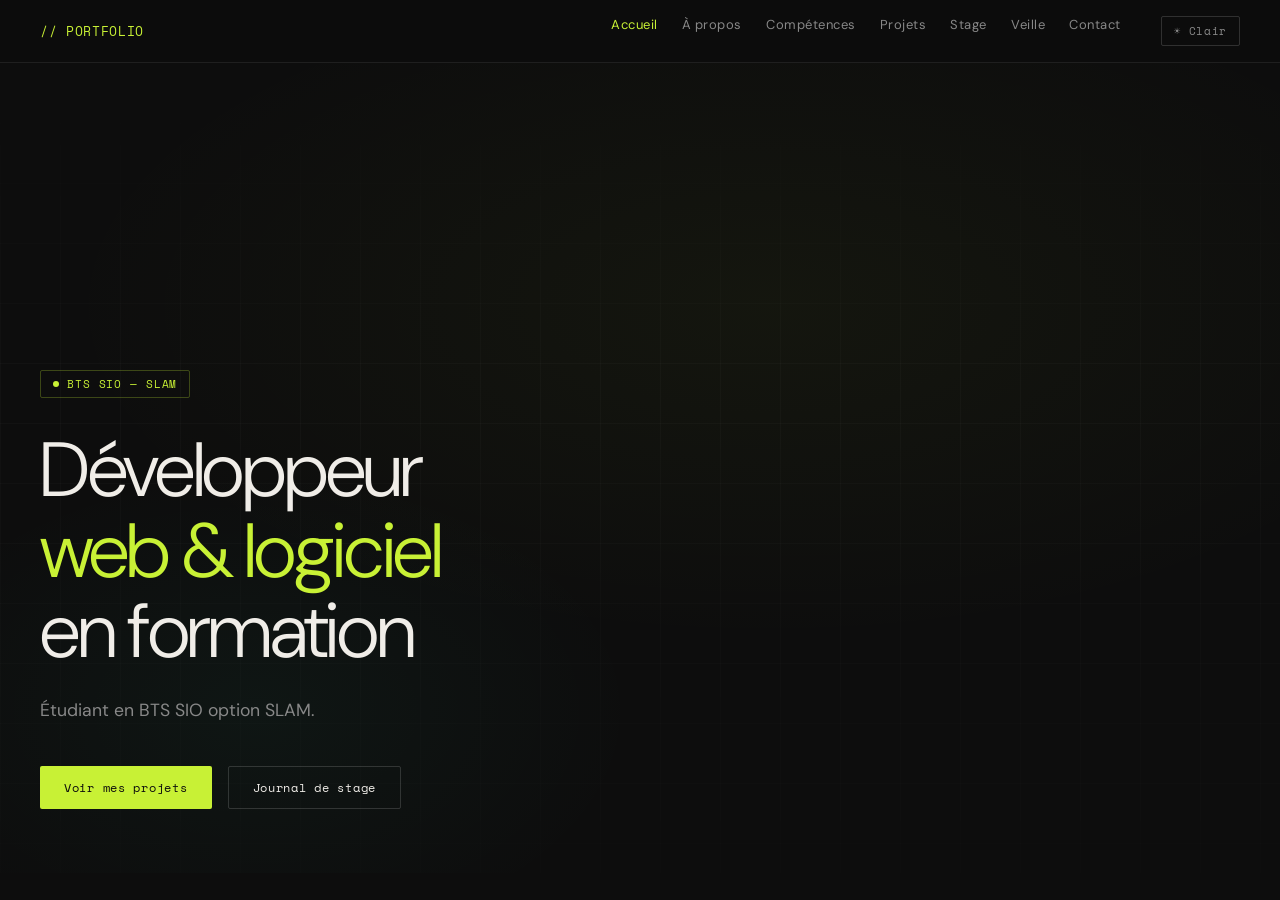
<file: index.html>
<!DOCTYPE html>
<html lang="fr">
<head>
  <meta charset="UTF-8">
  <meta name="viewport" content="width=device-width, initial-scale=1.0">
  <title>Portfolio BTS SIO SLAM</title>
  <link rel="stylesheet" href="Portfolio.css">
  <link href="https://fonts.googleapis.com/css2?family=Space+Mono:wght@400;700&family=DM+Sans:wght@300;400;500&display=swap" rel="stylesheet">
</head>
<body>
  <nav>
    <span class="logo">// PORTFOLIO</span>
    <div class="nav-liens">
      <a onclick="afficherSection('accueil')" id="nav-accueil" class="actif">Accueil</a>
      <a onclick="afficherSection('apropos')" id="nav-apropos">À propos</a>
      <a onclick="afficherSection('competences')" id="nav-competences">Compétences</a>
      <a onclick="afficherSection('projets')" id="nav-projets">Projets</a>
      <a onclick="afficherSection('stage')" id="nav-stage">Stage</a>
      <a onclick="afficherSection('veille')" id="nav-veille">Veille</a>
      <a onclick="afficherSection('contact')" id="nav-contact">Contact</a>
      <button class="btn-theme" id="btn-theme" onclick="basculerTheme()">☀ Clair</button>
    </div>
  </nav>
  <section id="accueil" class="actif">
    <div class="hero">
      <div class="hero-fond"></div>
      <div class="hero-grille"></div>
      <div class="hero-contenu">
        <div class="badge">BTS SIO — SLAM</div>
        <h1>Développeur<br><em>web & logiciel</em><br>en formation</h1>
        <p class="hero-description">Étudiant en BTS SIO option SLAM.</p>
        <div class="hero-boutons">
          <button class="btn btn-primaire" onclick="afficherSection('projets')">Voir mes projets</button>
          <button class="btn btn-secondaire" onclick="afficherSection('stage')">Journal de stage</button>
        </div>
      </div>
    </div>
  </section>
  <section id="apropos">
    <div class="page">
      <p class="etiquette-section">01 — À PROPOS</p>
      <div class="grille-apropos">
        <div class="texte-apropos">
          <p>Je suis en première année de BTS SIO option SLAM.</p>
        </div>
        <div class="stats">
          <div class="stat">
            <span class="stat-valeur">BTS SIO</span>
            <span class="stat-label">OPTION SLAM • 1ÈRE ANNÉE</span>
          </div>
          <div class="stat">
            <span class="stat-valeur">PHP / Java</span>
            <span class="stat-label">LANGAGES PRINCIPAUX</span>
          </div>
        </div>
      </div>
    </div>
  </section>
  <section id="competences">
    <div class="page">
      <p class="etiquette-section">02 — COMPÉTENCES</p>
      <div class="grille-competences">
        <div class="carte-competence">
          <p class="carte-index">[01] BACK-END</p>
          <h3>Développement serveur</h3>
          <p class="carte-description">Conception d'applications web côté serveur, gestion des sessions, accès BDD avec PDO.</p>
          <div class="liste-tags">
            <span class="tag accent">PHP</span>
            <span class="tag accent">MySQL</span>
            <span class="tag">PDO</span>
            <span class="tag">Sessions</span>
          </div>
        </div>
        <div class="carte-competence">
          <p class="carte-index">[02] FRONT-END</p>
          <h3>Interfaces & interactions</h3>
          <p class="carte-description">Intégration HTML/CSS, JavaScript.</p>
          <div class="liste-tags">
            <span class="tag accent">JavaScript</span>
            <span class="tag">HTML5</span>
            <span class="tag">CSS3</span>
          </div>
        </div>
        <div class="carte-competence">
          <p class="carte-index">[03] LOGICIEL</p>
          <h3>Programmation orientée objet</h3>
          <p class="carte-description">Java POO.</p>
          <div class="liste-tags">
            <span class="tag accent">Java</span>
            <span class="tag">POO</span>
          </div>
        </div>
        <div class="carte-competence">
          <p class="carte-index">[04] OUTILS</p>
          <h3>Environnement de travail</h3>
          <p class="carte-description">Outils du développeur quotidien.</p>
          <div class="liste-tags">
            <span class="tag">Git</span>
            <span class="tag">VS Code</span>
            <span class="tag">Apache</span>
          </div>
        </div>
        <div class="carte-competence">
          <p class="carte-index">[05] BASE DE DONNÉES</p>
          <h3>Modélisation & requêtes</h3>
          <p class="carte-description">Schémas relationnels, SQL.</p>
          <div class="liste-tags">
            <span class="tag accent">MySQL</span>
            <span class="tag">SQL</span>
          </div>
        </div>
      </div>
    </div>
  </section>
  <section id="projets">
    <div class="page">
      <p class="etiquette-section">03 — PROJETS</p>
      <div class="liste-projets">
        <div class="carte-projet">
          <div class="projet-info">
            <p class="projet-numero">001</p>
            <h3>Plateforme de streaming Netflix-like</h3>
            <p class="projet-description">
              Application web complète : authentification, sessions sécurisées,
              carrousel JS, recherche AJAX en temps réel.
            </p>
            <div class="liste-tags" style="margin-top: 1.25rem">
              <span class="tag accent">PHP</span>
              <span class="tag accent">MySQL</span>
              <span class="tag accent">AJAX</span>
              <span class="tag">PDO</span>
              <span class="tag">JS</span>
            </div>
          </div>
          <div class="projet-meta">
            <span class="statut statut-termine">TERMINÉ</span>
          </div>
        </div>
        <div class="carte-projet">
          <div class="projet-info">
            <p class="projet-numero">002</p>
            <h3>Jeu Pokémon en Java</h3>
            <p class="projet-description">Combat au tour par tour en Java. POO.</p>
            <div class="liste-tags" style="margin-top: 1.25rem">
              <span class="tag accent">Java</span>
              <span class="tag">POO</span>
              <span class="tag">Héritage</span>
            </div>
          </div>
          <div class="projet-meta">
            <span class="statut statut-termine">TERMINÉ</span>
          </div>
        </div>
        <div class="carte-projet">
          <div class="projet-info">
            <p class="projet-numero">003</p>
            <h3>Challenges Root-Me PRO</h3>
            <p class="projet-description">
              Parcours complet de 13 modules couvrant HTTP, Web, Réseau, JavaScript, SQL, TCP, Linux, Python, logs et cybersécurité. Challenges pratiques sur l'analyse de protocoles, l'injection SQL, la cryptanalyse, l'obfuscation JS et la forensique réseau (Wireshark, PCAP).
            </p>
            <div class="liste-tags" style="margin-top: 1.25rem">
              <span class="tag accent">HTTP</span>
              <span class="tag accent">SQL</span>
              <span class="tag accent">Linux</span>
              <span class="tag accent">Python</span>
              <span class="tag">Wireshark</span>
              <span class="tag">TCP</span>
              <span class="tag">JavaScript</span>
              <span class="tag">Cryptanalyse</span>
              <span class="tag">PCAP</span>
              <span class="tag">Forensique</span>
            </div>
          </div>
          <div class="projet-meta">
            <span class="statut statut-termine">COMPLÉTÉ</span>
          </div>
        </div>
      </div>
    </div>
  </section>
  <section id="stage">
    <div class="page">
      <p class="etiquette-section">04 — STAGE</p>
      <div class="stage-entete">
        </div>
       <div class="info-entreprise" id="info-entreprise"></div>
       <div class="onglets-semaines" id="onglets-semaines"></div>
       <div id="panneaux-semaines"></div>
    </div>
  </section>
   <section id="veille">
    <div class="page">
      <p class="etiquette-section">05 — VEILLE TECHNOLOGIQUE</p>
      <div class="veille-entete">
        <h2>Veille —<br><em>IA locales</em></h2>
        <p>Suivi des évolutions autour des modèles d'intelligence artificielle exécutables directement sur sa machine, sans dépendance à un service cloud.</p>
      </div>
      <div class="liste-veille">
        <div class="carte-veille">
          <div class="veille-meta">
            <span class="veille-categorie">OUTIL</span>
          </div>
          <h3>Ollama</h3>
          <p class="veille-texte">Ollama est un outil qui permet de télécharger et d'exécuter des modèles de langage (LLaMA 3, Mistral, Gemma, Phi…) en local via une simple commande. Il expose une API REST utilisable depuis n'importe quelle application.</p>
          <div class="liste-tags" style="margin-top: 1rem">
            <span class="tag accent">Ollama</span>
            <span class="tag">LLaMA 3</span>
            <span class="tag">Mistral</span>
            <span class="tag">Gemma</span>
            <span class="tag">Phi</span>
            <span class="tag">API REST</span>
          </div>
        </div>
        <div class="carte-veille">
          <div class="veille-meta">
            <span class="veille-categorie">INTERFACE</span>
          </div>
          <h3>Open WebUI</h3>
          <p class="veille-texte">Open WebUI est une interface web auto-hébergée compatible avec Ollama. Elle offre une expérience similaire à ChatGPT — gestion des conversations, sélection du modèle, plugins — entièrement en local.</p>
          <div class="liste-tags" style="margin-top: 1rem">
            <span class="tag accent">Open WebUI</span>
            <span class="tag">Auto-hébergé</span>
            <span class="tag">Docker</span>
            <span class="tag">Ollama</span>
          </div>
        </div>
        <div class="carte-veille">
          <div class="veille-meta">
            <span class="veille-categorie">MODÈLES</span>
          </div>
          <h3>LLaMA 3, Mistral, Gemma</h3>
          <p class="veille-texte">Ces modèles open source sont les plus utilisés en local. LLaMA 3 (Meta) et Mistral (français) offrent de bonnes performances sur du matériel standard. Gemma (Google) est plus léger et tourne sur des machines modestes.</p>
          <div class="liste-tags" style="margin-top: 1rem">
            <span class="tag accent">LLaMA 3</span>
            <span class="tag accent">Mistral</span>
            <span class="tag accent">Gemma</span>
            <span class="tag">Open source</span>
            <span class="tag">Meta</span>
          </div>
        </div>
        <div class="carte-veille">
          <div class="veille-meta">
            <span class="veille-categorie">INTERFACE</span>
          </div>
          <h3>LM Studio</h3>
          <p class="veille-texte">LM Studio est une application desktop (Windows, Mac, Linux) pour télécharger et faire tourner des LLM en local. Interface graphique complète, pas de ligne de commande nécessaire. Expose aussi une API locale compatible OpenAI.</p>
          <div class="liste-tags" style="margin-top: 1rem">
            <span class="tag accent">LM Studio</span>
            <span class="tag">Desktop</span>
            <span class="tag">Windows</span>
            <span class="tag">Mac</span>
            <span class="tag">API OpenAI</span>
          </div>
        </div>
        <div class="carte-veille">
          <div class="veille-meta">
            <span class="veille-categorie">CONFIDENTIALITÉ</span>
          </div>
          <h3>Données et vie privée</h3>
          <p class="veille-texte">Avec une IA locale, aucune donnée ne quitte la machine. Les prompts, les réponses et les documents traités restent en local, ce qui est essentiel pour des usages professionnels ou des données sensibles soumises au RGPD.</p>
          <div class="liste-tags" style="margin-top: 1rem">
            <span class="tag accent">RGPD</span>
            <span class="tag">Vie privée</span>
            <span class="tag">Hors ligne</span>
            <span class="tag">Données sensibles</span>
          </div>
        </div>
      </div>
    </div>
  </section>
  <section id="contact">
    <div class="page">
      <p class="etiquette-section">06 — CONTACT</p>
      <div class="contenu-contact">
        <h2>Prenons<br><em>contact</em></h2>
        <p>Disponible pour des alternances, stages, ou simplement pour échanger sur un projet.</p>
        <div class="liens-contact">
          <a href="mailto:votre@email.com" class="lien-contact">✉ Email</a>
          <a href="https://github.com/" class="lien-contact">↗ GitHub</a>
          <a href="https://linkedin.com/" class="lien-contact">↗ LinkedIn</a>
        </div>
      </div>
    </div>
  </section>
  <script src="Portfolio.js"></script>
</body>
</html>
</file>
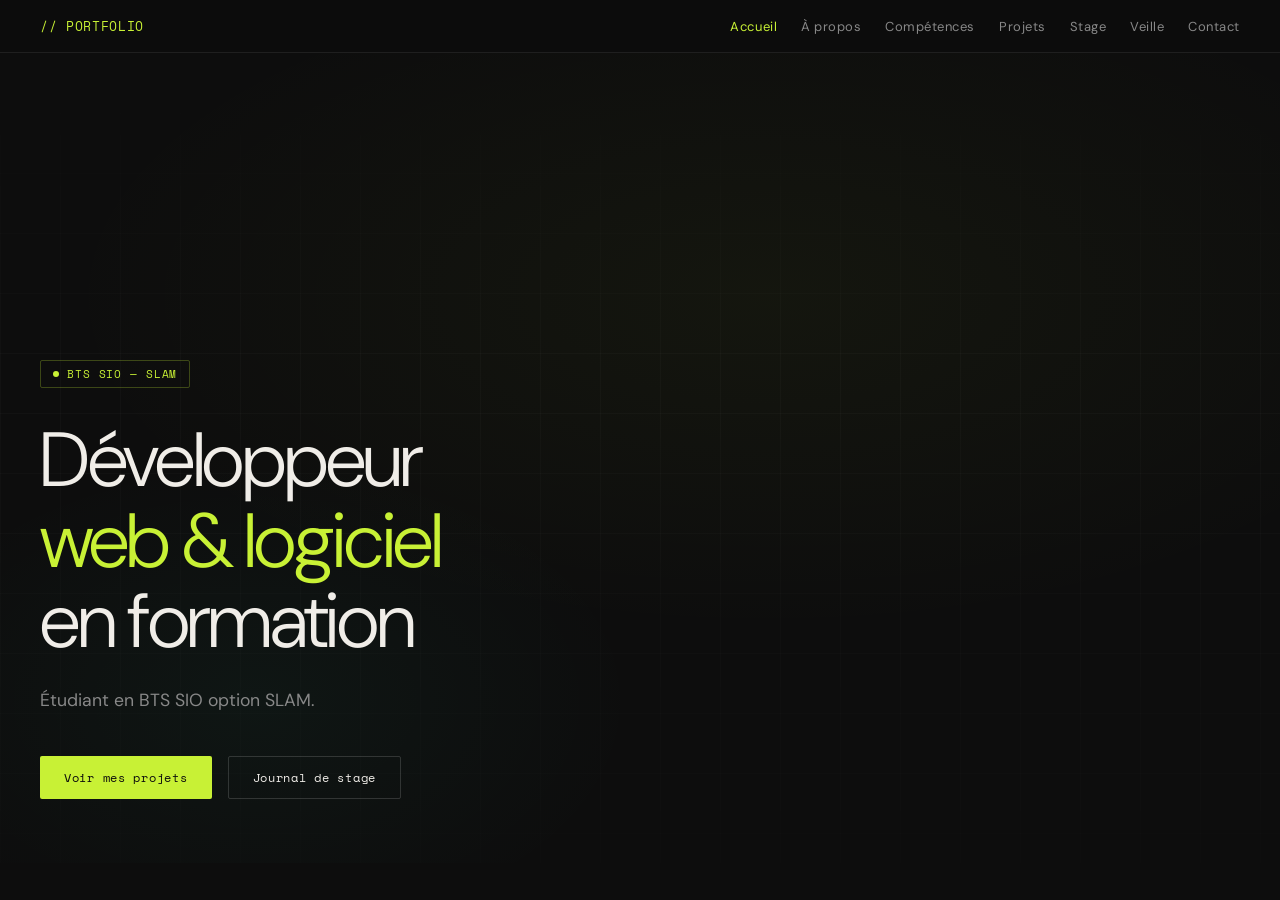
<file: Portfolio.html>
<!DOCTYPE html>
<html lang="fr">
<head>
  <meta charset="UTF-8">
  <meta name="viewport" content="width=device-width, initial-scale=1.0">
  <title>Portfolio BTS SIO SLAM</title>
  <link rel="stylesheet" href="Portfolio.css">
  <link href="https://fonts.googleapis.com/css2?family=Space+Mono:wght@400;700&family=DM+Sans:wght@300;400;500&display=swap" rel="stylesheet">
</head>
<body>
  <nav>
    <span class="logo">// PORTFOLIO</span>
    <div class="nav-liens">
      <a onclick="afficherSection('accueil')" id="nav-accueil" class="actif">Accueil</a>
      <a onclick="afficherSection('apropos')" id="nav-apropos">À propos</a>
      <a onclick="afficherSection('competences')" id="nav-competences">Compétences</a>
      <a onclick="afficherSection('projets')" id="nav-projets">Projets</a>
      <a onclick="afficherSection('stage')" id="nav-stage">Stage</a>
      <a onclick="afficherSection('veille')" id="nav-veille">Veille</a>
      <a onclick="afficherSection('contact')" id="nav-contact">Contact</a>
    </div>
  </nav>
  <section id="accueil" class="actif">
    <div class="hero">
      <div class="hero-fond"></div>
      <div class="hero-grille"></div>
      <div class="hero-contenu">
        <div class="badge">BTS SIO — SLAM</div>
        <h1>Développeur<br><em>web & logiciel</em><br>en formation</h1>
        <p class="hero-description">Étudiant en BTS SIO option SLAM.</p>
        <div class="hero-boutons">
          <button class="btn btn-primaire" onclick="afficherSection('projets')">Voir mes projets</button>
          <button class="btn btn-secondaire" onclick="afficherSection('stage')">Journal de stage</button>
        </div>
      </div>
    </div>
  </section>
  <section id="apropos">
    <div class="page">
      <p class="etiquette-section">01 — À PROPOS</p>
      <div class="grille-apropos">
        <div class="texte-apropos">
          <p>Je suis en première année de BTS SIO option SLAM.</p>
        </div>
        <div class="stats">
          <div class="stat">
            <span class="stat-valeur">BTS SIO</span>
            <span class="stat-label">OPTION SLAM • 1ÈRE ANNÉE</span>
          </div>
          <div class="stat">
            <span class="stat-valeur">PHP / Java</span>
            <span class="stat-label">LANGAGES PRINCIPAUX</span>
          </div>
        </div>
      </div>
    </div>
  </section>
  <section id="competences">
    <div class="page">
      <p class="etiquette-section">02 — COMPÉTENCES</p>
      <div class="grille-competences">
        <div class="carte-competence">
          <p class="carte-index">[01] BACK-END</p>
          <h3>Développement serveur</h3>
          <p class="carte-description">Conception d'applications web côté serveur, gestion des sessions, accès BDD avec PDO.</p>
          <div class="liste-tags">
            <span class="tag accent">PHP</span>
            <span class="tag accent">MySQL</span>
            <span class="tag">PDO</span>
            <span class="tag">Sessions</span>
          </div>
        </div>
        <div class="carte-competence">
          <p class="carte-index">[02] FRONT-END</p>
          <h3>Interfaces & interactions</h3>
          <p class="carte-description">Intégration HTML/CSS, JavaScript.</p>
          <div class="liste-tags">
            <span class="tag accent">JavaScript</span>
            <span class="tag">HTML5</span>
            <span class="tag">CSS3</span>
          </div>
        </div>
        <div class="carte-competence">
          <p class="carte-index">[03] LOGICIEL</p>
          <h3>Programmation orientée objet</h3>
          <p class="carte-description">Java POO.</p>
          <div class="liste-tags">
            <span class="tag accent">Java</span>
            <span class="tag">POO</span>
          </div>
        </div>
        <div class="carte-competence">
          <p class="carte-index">[04] OUTILS</p>
          <h3>Environnement de travail</h3>
          <p class="carte-description">Outils du développeur quotidien.</p>
          <div class="liste-tags">
            <span class="tag">Git</span>
            <span class="tag">VS Code</span>
            <span class="tag">Apache</span>
          </div>
        </div>
        <div class="carte-competence">
          <p class="carte-index">[05] BASE DE DONNÉES</p>
          <h3>Modélisation & requêtes</h3>
          <p class="carte-description">Schémas relationnels, SQL.</p>
          <div class="liste-tags">
            <span class="tag accent">MySQL</span>
            <span class="tag">SQL</span>
          </div>
        </div>
      </div>
    </div>
  </section>
  <section id="projets">
    <div class="page">
      <p class="etiquette-section">03 — PROJETS</p>
      <div class="liste-projets">
        <div class="carte-projet">
          <div class="projet-info">
            <p class="projet-numero">001</p>
            <h3>Plateforme de streaming Netflix-like</h3>
            <p class="projet-description">
              Application web complète : authentification, sessions sécurisées,
              carrousel JS, recherche AJAX en temps réel.
            </p>
            <div class="liste-tags" style="margin-top: 1.25rem">
              <span class="tag accent">PHP</span>
              <span class="tag accent">MySQL</span>
              <span class="tag accent">AJAX</span>
              <span class="tag">PDO</span>
              <span class="tag">JS</span>
            </div>
          </div>
          <div class="projet-meta">
            <span class="statut statut-en-cours">EN COURS</span>
          </div>
        </div>
        <div class="carte-projet">
          <div class="projet-info">
            <p class="projet-numero">002</p>
            <h3>Jeu Pokémon en Java</h3>
            <p class="projet-description">Combat au tour par tour en Java. POO.</p>
            <div class="liste-tags" style="margin-top: 1.25rem">
              <span class="tag accent">Java</span>
              <span class="tag">POO</span>
              <span class="tag">Héritage</span>
            </div>
          </div>
          <div class="projet-meta">
            <span class="statut statut-en-cours">EN COURS</span>
          </div>
        </div>
        <div class="carte-projet">
          <div class="projet-info">
            <p class="projet-numero">003</p>
            <h3>Challenges Root-Me PRO</h3>
            <p class="projet-description">
              Parcours complet de 13 modules couvrant HTTP, Web, Réseau, JavaScript, SQL, TCP, Linux, Python, logs et cybersécurité. Challenges pratiques sur l'analyse de protocoles, l'injection SQL, la cryptanalyse, l'obfuscation JS et la forensique réseau (Wireshark, PCAP).
            </p>
            <div class="liste-tags" style="margin-top: 1.25rem">
              <span class="tag accent">HTTP</span>
              <span class="tag accent">SQL</span>
              <span class="tag accent">Linux</span>
              <span class="tag accent">Python</span>
              <span class="tag">Wireshark</span>
              <span class="tag">TCP</span>
              <span class="tag">JavaScript</span>
              <span class="tag">Cryptanalyse</span>
              <span class="tag">PCAP</span>
              <span class="tag">Forensique</span>
            </div>
          </div>
          <div class="projet-meta">
            <span class="statut statut-termine">COMPLÉTÉ</span>
          </div>
        </div>
      </div>
    </div>
  </section>
  <section id="stage">
    <div class="page">
      <p class="etiquette-section">04 — STAGE</p>
      <div class="stage-entete">
        </div>
       <div class="info-entreprise" id="info-entreprise"></div>
       <div class="onglets-semaines" id="onglets-semaines"></div>
       <div id="panneaux-semaines"></div>
    </div>
  </section>
   <section id="veille">
    <div class="page">
      <p class="etiquette-section">05 — VEILLE TECHNOLOGIQUE</p>
      <div class="veille-entete">
        <h2>IA locales vs<br><em>IA en ligne</em></h2>
        <p>Suivi des évolutions autour des modèles d'intelligence artificielle utilisables en local, leurs enjeux de confidentialité et leurs alternatives aux solutions cloud.</p>
      </div>
      <div class="liste-veille">
        <div class="carte-veille">
          <div class="veille-meta">
            <span class="veille-categorie">MODÈLES</span>
          </div>
          <h3>Ollama — faire tourner des LLM en local</h3>
          <p class="veille-texte">Ollama permet de télécharger et exécuter des modèles de langage (LLaMA 3, Mistral, Gemma…) directement sur sa machine, sans connexion internet. Les données ne quittent jamais l'appareil.</p>
          <div class="liste-tags" style="margin-top: 1rem">
            <span class="tag accent">Ollama</span>
            <span class="tag">LLaMA 3</span>
            <span class="tag">Mistral</span>
            <span class="tag">Gemma</span>
            <span class="tag">Local</span>
          </div>
        </div>
        <div class="carte-veille">
          <div class="veille-meta">
            <span class="veille-categorie">CONFIDENTIALITÉ</span>
          </div>
          <h3>Pourquoi éviter les IA en ligne pour des données sensibles</h3>
          <p class="veille-texte">Les IA cloud (ChatGPT, Gemini, Claude…) envoient les prompts à des serveurs distants. Ces données peuvent être utilisées pour l'entraînement ou exposées en cas de fuite. Une IA locale élimine ce risque.</p>
          <div class="liste-tags" style="margin-top: 1rem">
            <span class="tag accent">RGPD</span>
            <span class="tag">Confidentialité</span>
            <span class="tag">Données personnelles</span>
          </div>
        </div>
        <div class="carte-veille">
          <div class="veille-meta">
            <span class="veille-categorie">OUTILS</span>
          </div>
          <h3>Open WebUI — interface locale pour LLM</h3>
          <p class="veille-texte">Open WebUI est une interface web auto-hébergée compatible avec Ollama. Elle reproduit l'expérience d'un ChatGPT mais en 100% local, avec gestion des conversations, des modèles et des plugins.</p>
          <div class="liste-tags" style="margin-top: 1rem">
            <span class="tag accent">Open WebUI</span>
            <span class="tag">Auto-hébergé</span>
            <span class="tag">Docker</span>
          </div>
        </div>
        <div class="carte-veille">
          <div class="veille-meta">
            <span class="veille-categorie">COMPARATIF</span>
          </div>
          <h3>IA locale vs IA cloud — avantages et limites</h3>
          <p class="veille-texte">L'IA locale offre confidentialité totale, fonctionnement hors ligne et gratuité après installation. En contrepartie, elle nécessite du matériel puissant (GPU recommandé) et les modèles restent moins capables que les versions cloud haut de gamme.</p>
          <div class="liste-tags" style="margin-top: 1rem">
            <span class="tag">GPU</span>
            <span class="tag">Performance</span>
            <span class="tag">Coût</span>
            <span class="tag accent">Vie privée</span>
          </div>
        </div>
      </div>
    </div>
  </section>
  <section id="contact">
    <div class="page">
      <p class="etiquette-section">06 — CONTACT</p>
      <div class="contenu-contact">
        <h2>Prenons<br><em>contact</em></h2>
        <p>Disponible pour des alternances, stages, ou simplement pour échanger sur un projet.</p>
        <div class="liens-contact">
          <a href="mailto:votre@email.com" class="lien-contact">✉ Email</a>
          <a href="https://github.com/" class="lien-contact">↗ GitHub</a>
          <a href="https://linkedin.com/" class="lien-contact">↗ LinkedIn</a>
        </div>
      </div>
    </div>
  </section>
  <script src="Portfolio.js"></script>
</body>
</html>
</file>
<file: Portfolio.css>
*, *::before, *::after {
  box-sizing: border-box;
  margin: 0;
  padding: 0;
}
:root {
  --couleur-fond:        #0d0d0d;
  --couleur-fond-2:      #141414;
  --couleur-fond-3:      #1a1a1a;
  --couleur-texte:       #f0ede8;
  --couleur-muted:       #888;
  --couleur-bordure:     rgba(255, 255, 255, 0.08);
  --couleur-bordure-2:   rgba(255, 255, 255, 0.15);
  --couleur-accent:      #c8f135;
  --couleur-accent-2:    #3df5c1;
  --couleur-nav:         rgba(13, 13, 13, 0.95);
  --police-mono: 'Space Mono', monospace;
  --police-sans: 'DM Sans', sans-serif;
}

:root.clair {
  --couleur-fond:        #f8f8f5;
  --couleur-fond-2:      #f0efe9;
  --couleur-fond-3:      #e8e7e0;
  --couleur-texte:       #1a1a1a;
  --couleur-muted:       #666;
  --couleur-bordure:     rgba(0, 0, 0, 0.08);
  --couleur-bordure-2:   rgba(0, 0, 0, 0.18);
  --couleur-accent:      #5a7a00;
  --couleur-accent-2:    #007a5a;
  --couleur-nav:         rgba(248, 248, 245, 0.95);
}
html {
  scroll-behavior: smooth;
}
body {
  background: var(--couleur-fond);
  color: var(--couleur-texte);
  font-family: var(--police-sans);
  min-height: 100vh;
}
nav {
  position: sticky;
  top: 0;
  z-index: 100;
  display: flex;
  justify-content: space-between;
  align-items: center;
  padding: 1rem 2.5rem;
  background: var(--couleur-nav);
  border-bottom: 1px solid var(--couleur-bordure);
  backdrop-filter: blur(10px);
}
.logo {
  font-family: var(--police-mono);
  font-size: 13px;
  color: var(--couleur-accent);
  letter-spacing: 0.05em;
}
.nav-liens {
  display: flex;
  gap: 1.5rem;
}
.nav-liens a {
  font-size: 13px;
  color: var(--couleur-muted);
  text-decoration: none;
  letter-spacing: 0.04em;
  cursor: pointer;
  transition: color 0.2s;
}
.nav-liens a:hover,
.nav-liens a.actif {
  color: var(--couleur-accent);
}
section {
  display: none;
  min-height: 80vh;
}
section.actif {
  display: block;
}
.hero {
  min-height: 90vh;
  display: flex;
  flex-direction: column;
  justify-content: flex-end;
  padding: 0 2.5rem 4rem;
  position: relative;
  overflow: hidden;
}
.hero-fond {
  position: absolute;
  inset: 0;
  z-index: 0;
  background:
    radial-gradient(ellipse 80% 60% at 60% 30%, rgba(200, 241, 53, 0.04) 0%, transparent 70%),
    radial-gradient(ellipse 50% 50% at 20% 80%, rgba(61, 245, 193, 0.04) 0%, transparent 60%);
}
.hero-grille {
  position: absolute;
  inset: 0;
  z-index: 0;
  background-image:
    linear-gradient(var(--couleur-bordure) 1px, transparent 1px),
    linear-gradient(90deg, var(--couleur-bordure) 1px, transparent 1px);
  background-size: 60px 60px;
  mask-image: linear-gradient(to bottom, transparent 0%, rgba(0,0,0,0.3) 40%, rgba(0,0,0,0.1) 100%);
}
.hero-contenu {
  position: relative;
  z-index: 1;
  max-width: 900px;
}
.badge {
  display: inline-flex;
  align-items: center;
  gap: 8px;
  font-family: var(--police-mono);
  font-size: 11px;
  color: var(--couleur-accent);
  border: 1px solid rgba(200, 241, 53, 0.25);
  padding: 5px 12px;
  border-radius: 2px;
  margin-bottom: 2rem;
  letter-spacing: 0.08em;
}
.badge::before {
  content: '';
  width: 6px;
  height: 6px;
  background: var(--couleur-accent);
  border-radius: 50%;
  animation: clignoter 2s ease-in-out infinite;
}
@keyframes clignoter {
  0%, 100% { opacity: 1; }
  50%       { opacity: 0.3; }
}
.hero-contenu h1 {
  font-size: clamp(2.5rem, 6vw, 5rem);
  font-weight: 300;
  line-height: 1.05;
  letter-spacing: -0.03em;
  margin-bottom: 1.5rem;
}
.hero-contenu h1 em {
  font-style: normal;
  color: var(--couleur-accent);
}
.hero-description {
  font-size: 1.1rem;
  color: var(--couleur-muted);
  max-width: 500px;
  line-height: 1.7;
  margin-bottom: 2.5rem;
}
.hero-boutons {
  display: flex;
  gap: 1rem;
}
.btn {
  font-family: var(--police-mono);
  font-size: 12px;
  letter-spacing: 0.06em;
  padding: 12px 24px;
  border-radius: 2px;
  cursor: pointer;
  border: none;
  transition: all 0.2s;
}
.btn-primaire {
  background: var(--couleur-accent);
  color: #0d0d0d;
}
.btn-primaire:hover {
  background: #d4f84d;
}
.btn-secondaire {
  background: transparent;
  color: var(--couleur-texte);
  border: 1px solid var(--couleur-bordure-2);
}
.btn-secondaire:hover {
  border-color: var(--couleur-texte);
}
.page {
  padding: 4rem 2.5rem;
}
.etiquette-section {
  font-family: var(--police-mono);
  font-size: 11px;
  color: var(--couleur-muted);
  letter-spacing: 0.12em;
  margin-bottom: 3rem;
  display: flex;
  align-items: center;
  gap: 1rem;
}
.etiquette-section::before {
  content: '';
  flex: 0 0 40px;
  height: 1px;
  background: var(--couleur-bordure-2);
}
.liste-tags {
  display: flex;
  flex-wrap: wrap;
  gap: 6px;
}
.tag {
  font-family: var(--police-mono);
  font-size: 10px;
  letter-spacing: 0.05em;
  padding: 3px 8px;
  background: rgba(255, 255, 255, 0.04);
  border: 1px solid var(--couleur-bordure);
  border-radius: 1px;
  color: var(--couleur-muted);
}
.tag.accent {
  border-color: rgba(200, 241, 53, 0.3);
  color: rgba(200, 241, 53, 0.8);
}
.grille-apropos {
  display: grid;
  grid-template-columns: 1fr 1fr;
  gap: 4rem;
  align-items: start;
}
.texte-apropos h2 {
  font-size: 2.2rem;
  font-weight: 400;
  letter-spacing: -0.02em;
  margin-bottom: 1.5rem;
  line-height: 1.2;
}
.texte-apropos p {
  color: var(--couleur-muted);
  line-height: 1.8;
  margin-bottom: 1rem;
  font-size: 0.95rem;
}
.stats {
  display: flex;
  flex-direction: column;
  gap: 1.5rem;
}
.stat {
  border-top: 1px solid var(--couleur-bordure);
  padding-top: 1.5rem;
  display: flex;
  flex-direction: column;
  gap: 0.25rem;
}
.stat-valeur {
  font-family: var(--police-mono);
  font-size: 1.8rem;
  color: var(--couleur-accent);
}
.stat-label {
  font-size: 0.75rem;
  color: var(--couleur-muted);
  letter-spacing: 0.06em;
}
.grille-competences {
  display: grid;
  grid-template-columns: repeat(auto-fit, minmax(280px, 1fr));
  gap: 1px;
  background: var(--couleur-bordure);
}
.carte-competence {
  background: var(--couleur-fond-2);
  padding: 2rem;
  transition: background 0.2s;
}
.carte-competence:hover {
  background: var(--couleur-fond-3);
}
.carte-index {
  font-family: var(--police-mono);
  font-size: 10px;
  color: var(--couleur-accent);
  letter-spacing: 0.1em;
  margin-bottom: 0.75rem;
}
.carte-competence h3 {
  font-size: 1rem;
  font-weight: 500;
  margin-bottom: 0.75rem;
}
.carte-description {
  font-size: 0.85rem;
  color: var(--couleur-muted);
  line-height: 1.7;
  margin-bottom: 0;
}
.liste-projets {
  display: flex;
  flex-direction: column;
  gap: 1px;
  background: var(--couleur-bordure);
}
.carte-projet {
  background: var(--couleur-fond-2);
  padding: 2.5rem;
  display: grid;
  grid-template-columns: 1fr auto;
  gap: 2rem;
  align-items: start;
  transition: background 0.2s;
}
.carte-projet:hover {
  background: var(--couleur-fond-3);
}
.projet-numero {
  font-family: var(--police-mono);
  font-size: 10px;
  color: var(--couleur-muted);
  margin-bottom: 0.75rem;
}
.carte-projet h3 {
  font-size: 1.3rem;
  font-weight: 400;
  margin-bottom: 0.75rem;
}
.projet-description {
  font-size: 0.875rem;
  color: var(--couleur-muted);
  line-height: 1.7;
  max-width: 560px;
}
.projet-meta {
  display: flex;
  flex-direction: column;
  align-items: flex-end;
  gap: 0.75rem;
}
.statut {
  font-family: var(--police-mono);
  font-size: 10px;
  letter-spacing: 0.08em;
  padding: 4px 10px;
  border-radius: 1px;
}
.statut-en-cours {
  background: rgba(200, 241, 53, 0.1);
  color: var(--couleur-accent);
  border: 1px solid rgba(200, 241, 53, 0.2);
}
.statut-termine {
  background: rgba(61, 245, 193, 0.1);
  color: var(--couleur-accent-2);
  border: 1px solid rgba(61, 245, 193, 0.2);
}
.stage-entete {
  margin-bottom: 2rem;
}
.stage-entete h2 {
  font-size: 2rem;
  font-weight: 400;
  letter-spacing: -0.02em;
  margin-bottom: 0.5rem;
}
.stage-entete p {
  color: var(--couleur-muted);
  font-size: 0.9rem;
}
.stage-entete code {
  font-family: var(--police-mono);
  font-size: 0.85em;
  color: var(--couleur-accent);
}
 .info-entreprise {
  display: grid;
  grid-template-columns: repeat(auto-fit, minmax(180px, 1fr));
  gap: 1px;
  background: var(--couleur-bordure);
  margin-bottom: 2rem;
}
.info-item {
  background: var(--couleur-fond-2);
  padding: 1.25rem 1.5rem;
  display: flex;
  flex-direction: column;
  gap: 0.35rem;
}
.info-label {
  font-family: var(--police-mono);
  font-size: 9px;
  letter-spacing: 0.12em;
  color: var(--couleur-muted);
}
.info-valeur {
  font-size: 0.9rem;
  color: var(--couleur-texte);
}
 .onglets-semaines {
  display: flex;
  gap: 6px;
  flex-wrap: wrap;
  margin-bottom: 2rem;
}
.onglet-semaine {
  font-family: var(--police-mono);
  font-size: 11px;
  padding: 8px 14px;
  border: 1px solid var(--couleur-bordure);
  background: transparent;
  color: var(--couleur-muted);
  cursor: pointer;
  border-radius: 2px;
  transition: all 0.2s;
  display: flex;
  align-items: center;
  gap: 6px;
}
.onglet-semaine:hover {
  border-color: var(--couleur-bordure-2);
  color: var(--couleur-texte);
}
.onglet-semaine.actif {
  border-color: rgba(200, 241, 53, 0.4);
  color: var(--couleur-accent);
  background: rgba(200, 241, 53, 0.05);
}
.onglet-point {
  width: 5px;
  height: 5px;
  border-radius: 50%;
  background: var(--couleur-bordure-2);
}
.onglet-semaine.rempli .onglet-point {
  background: var(--couleur-accent);
}
 .panneau-semaine {
  display: none;
}
.panneau-semaine.actif {
  display: block;
}
 .semaine-vide {
  padding: 3rem 2rem;
  border: 1px dashed var(--couleur-bordure);
  text-align: center;
}
.semaine-vide-texte {
  color: var(--couleur-muted);
  margin-bottom: 0.5rem;
}
.semaine-vide-hint {
  font-size: 0.8rem;
  color: var(--couleur-muted);
  opacity: 0.6;
}
.semaine-vide-hint code {
  font-family: var(--police-mono);
  color: var(--couleur-accent);
  font-size: 0.85em;
}
 .semaine-header {
  display: flex;
  justify-content: space-between;
  align-items: baseline;
  margin-bottom: 2rem;
  padding-bottom: 1rem;
  border-bottom: 1px solid var(--couleur-bordure);
}
.semaine-numero {
  font-family: var(--police-mono);
  font-size: 11px;
  color: var(--couleur-accent);
  letter-spacing: 0.1em;
}
.semaine-dates {
  font-family: var(--police-mono);
  font-size: 11px;
  color: var(--couleur-muted);
}
.blocs-semaine {
  display: flex;
  flex-direction: column;
  gap: 1.5rem;
}
.bloc {
  padding: 1.5rem;
  background: var(--couleur-fond-2);
  border: 1px solid var(--couleur-bordure);
}
.bloc-titre {
  font-family: var(--police-mono);
  font-size: 10px;
  letter-spacing: 0.1em;
  color: var(--couleur-muted);
  margin-bottom: 0.75rem;
}
.bloc-texte {
  font-size: 0.9rem;
  color: var(--couleur-texte);
  line-height: 1.7;
}
.liste-activites {
  list-style: none;
  display: flex;
  flex-direction: column;
  gap: 0.4rem;
}
.liste-activites li::before {
  content: '→ ';
  color: var(--couleur-accent);
  font-family: var(--police-mono);
  font-size: 0.8em;
}
.veille-entete {
  margin-bottom: 3rem;
}
.veille-entete h2 {
  font-size: 2.2rem;
  font-weight: 400;
  letter-spacing: -0.02em;
  margin-bottom: 0.75rem;
  line-height: 1.2;
}
.veille-entete h2 em {
  font-style: normal;
  color: var(--couleur-accent);
}
.veille-entete p {
  color: var(--couleur-muted);
  font-size: 0.95rem;
  line-height: 1.7;
  max-width: 560px;
}
.liste-veille {
  display: grid;
  grid-template-columns: repeat(auto-fit, minmax(300px, 1fr));
  gap: 1px;
  background: var(--couleur-bordure);
}
.carte-veille {
  background: var(--couleur-fond-2);
  padding: 2rem;
  transition: background 0.2s;
}
.carte-veille:hover {
  background: var(--couleur-fond-3);
}
.veille-meta {
  margin-bottom: 0.75rem;
}
.veille-categorie {
  font-family: var(--police-mono);
  font-size: 10px;
  letter-spacing: 0.1em;
  color: var(--couleur-accent);
}
.carte-veille h3 {
  font-size: 1rem;
  font-weight: 500;
  margin-bottom: 0.75rem;
  line-height: 1.4;
}
.veille-texte {
  font-size: 0.875rem;
  color: var(--couleur-muted);
  line-height: 1.7;
}
.contenu-contact {
  max-width: 640px;
}
.contenu-contact h2 {
  font-size: 2.5rem;
  font-weight: 300;
  letter-spacing: -0.03em;
  margin-bottom: 1rem;
  line-height: 1.1;
}
.contenu-contact h2 em {
  font-style: normal;
  color: var(--couleur-accent-2);
}
.contenu-contact p {
  color: var(--couleur-muted);
  line-height: 1.8;
  margin-bottom: 2.5rem;
}
.liens-contact {
  display: flex;
  gap: 1rem;
  flex-wrap: wrap;
}
.lien-contact {
  font-family: var(--police-mono);
  font-size: 12px;
  letter-spacing: 0.06em;
  padding: 10px 20px;
  border: 1px solid var(--couleur-bordure-2);
  color: var(--couleur-texte);
  text-decoration: none;
  border-radius: 2px;
  transition: all 0.2s;
}
.lien-contact:hover {
  border-color: var(--couleur-accent-2);
  color: var(--couleur-accent-2);
}
@media (max-width: 700px) {
  nav { padding: 1rem 1.25rem; }
  .nav-liens { display: none; }
  .page { padding: 3rem 1.25rem; }
  .hero { padding: 0 1.25rem 3rem; }
  .grille-apropos { grid-template-columns: 1fr; gap: 2.5rem; }
  .carte-projet { grid-template-columns: 1fr; }
  .grille-deux-colonnes { grid-template-columns: 1fr; }
}

.btn-theme {
  font-family: var(--police-mono);
  font-size: 11px;
  letter-spacing: 0.06em;
  padding: 6px 12px;
  border: 1px solid var(--couleur-bordure-2);
  background: transparent;
  color: var(--couleur-muted);
  cursor: pointer;
  border-radius: 2px;
  transition: all 0.2s;
  margin-left: 1rem;
}
.btn-theme:hover {
  color: var(--couleur-texte);
  border-color: var(--couleur-texte);
}
</file>
